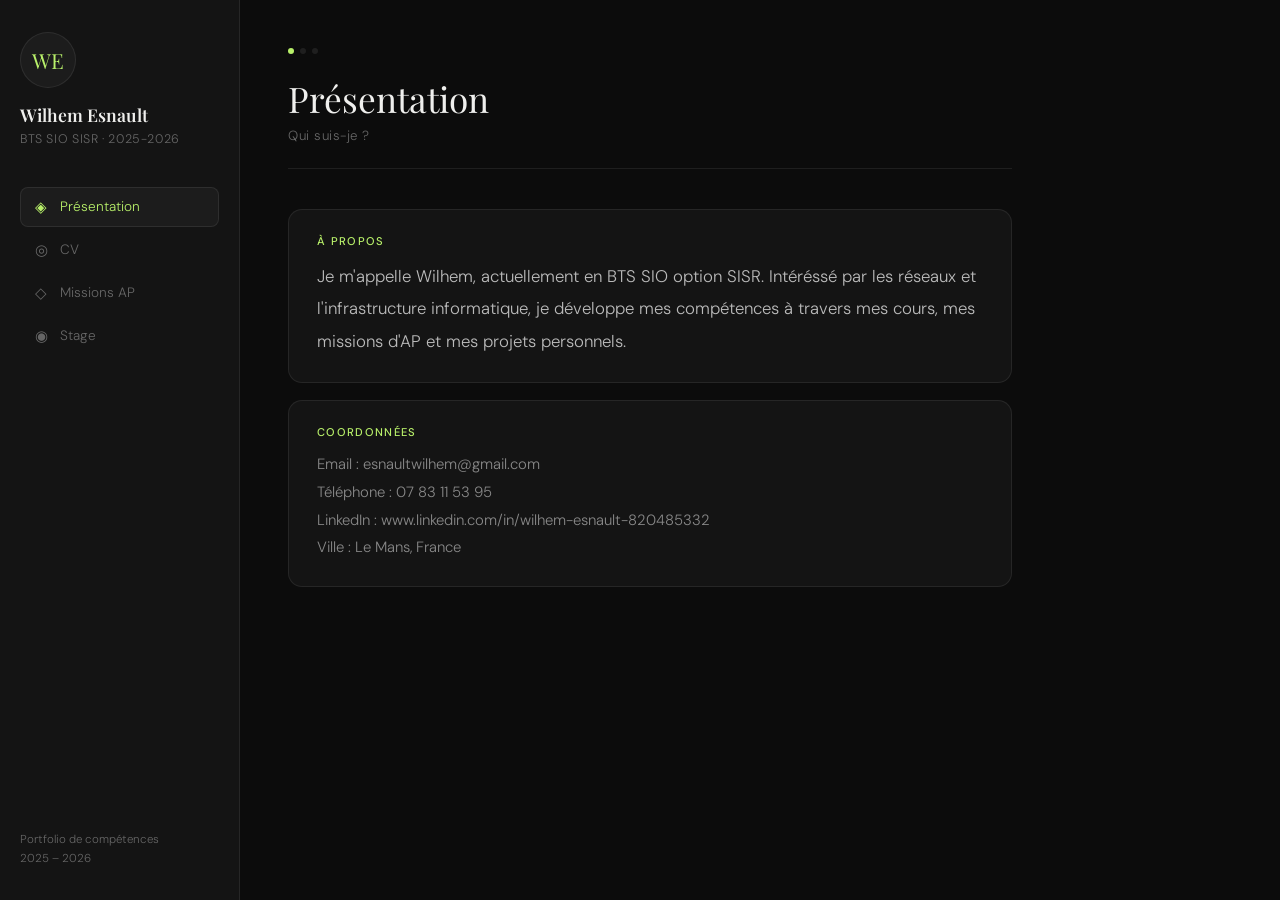
<file: index.html>
<!DOCTYPE html>
<html lang="fr">
<head>
  <meta charset="UTF-8" />
  <meta name="viewport" content="width=device-width, initial-scale=1.0" />
  <title>Portfolio — Présentation</title>
  <link href="https://fonts.googleapis.com/css2?family=Playfair+Display:ital,wght@0,400;0,600;1,400&family=DM+Sans:wght@300;400;500&display=swap" rel="stylesheet" />
  <link rel="stylesheet" href="style.css" />
</head>
<body>

<aside>
  <div class="avatar">WE</div>
  <div class="sidebar-name"></div>
  <div class="sidebar-role"></div>

  <nav>
    <a href="index.html" class="active"><span class="icon">◈</span> Présentation</a>
    <a href="cv.html"><span class="icon">◎</span> CV</a>
    <a href="missions.html"><span class="icon">◇</span> Missions AP</a>
    <a href="stage.html"><span class="icon">◉</span> Stage</a>
  </nav>

  <div class="sidebar-footer">
    Portfolio de compétences<br>
    <!-- MODIFIE : ton année scolaire -->
    2025 – 2026
  </div>
</aside>

<main>
  <div class="page-header">
    <div class="dot-row"><div class="dot accent"></div><div class="dot"></div><div class="dot"></div></div>
    <h2>Présentation</h2>
    <p>Qui suis-je ?</p>
  </div>

  <div class="card">
    <div class="card-label">À propos</div>
    <div class="card-body">
      <!-- ══ MODIFIE : ta présentation personnelle ══ -->
      <p class="intro-text">
        Je m'appelle Wilhem, actuellement en BTS SIO option SISR.
      Intéréssé par les réseaux et l'infrastructure informatique,
      je développe mes compétences à travers mes cours, mes missions
      d'AP et mes projets personnels.
      </p>
    </div>
  </div>

  <div class="card">
    <div class="card-label">Coordonnées</div>
    <div class="card-body">
      <!-- ══ MODIFIE : tes infos de contact ══ -->
      Email : esnaultwilhem@gmail.com<br>
      Téléphone : 07 83 11 53 95<br>
      LinkedIn : www.linkedin.com/in/wilhem-esnault-820485332<br>
      Ville : Le Mans, France
    </div>
  </div>
</main>

<script src="script.js"></script>
</body>
</html>
</file>
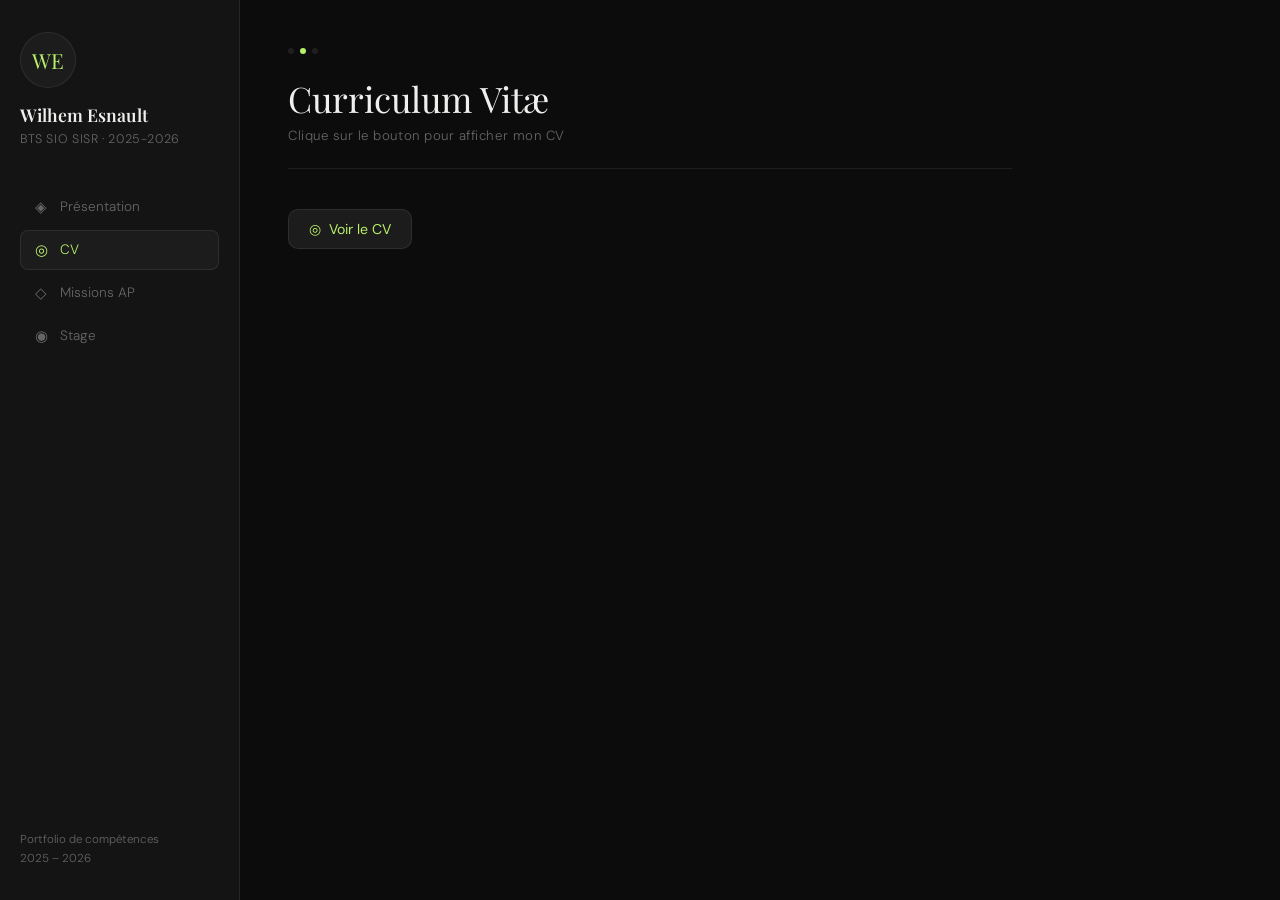
<file: cv.html>
<!DOCTYPE html>
<html lang="fr">
<head>
  <meta charset="UTF-8" />
  <meta name="viewport" content="width=device-width, initial-scale=1.0" />
  <title>Portfolio — CV</title>
  <link href="https://fonts.googleapis.com/css2?family=Playfair+Display:ital,wght@0,400;0,600;1,400&family=DM+Sans:wght@300;400;500&display=swap" rel="stylesheet" />
  <link rel="stylesheet" href="style.css" />
</head>
<body>

<aside>
  <div class="avatar">WE</div><!-- MODIFIE : tes initiales -->
  <div class="sidebar-name"></div>
  <div class="sidebar-role"></div>

  <nav>
    <a href="index.html"><span class="icon">◈</span> Présentation</a>
    <a href="cv.html" class="active"><span class="icon">◎</span> CV</a>
    <a href="missions.html"><span class="icon">◇</span> Missions AP</a>
    <a href="stage.html"><span class="icon">◉</span> Stage</a>
  </nav>

  <div class="sidebar-footer">
    Portfolio de compétences<br>
    2025 – 2026
  </div>
</aside>

<main>
  <div class="page-header">
    <div class="dot-row"><div class="dot"></div><div class="dot accent"></div><div class="dot"></div></div>
    <h2>Curriculum Vitæ</h2>
    <p>Clique sur le bouton pour afficher mon CV</p>
  </div>

  <button class="cv-btn" onclick="openCV()">
    <span class="icon">◎</span> Voir le CV
  </button>
</main>

<!-- OVERLAY CV -->
<div class="cv-overlay" id="cv-overlay">
  <div class="cv-overlay-inner">
    <button class="cv-overlay-close" onclick="closeCV()">✕</button>

    <!-- ══ MODIFIE : remplace "cv.png" par le nom de ton fichier image ══ -->
    <img class="cv-image" src="IMG/CV_ESNAULT_Wilhem.png" alt="Mon CV"
         onerror="this.style.display='none'; document.getElementById('cv-placeholder').style.display='flex';" />

    <div class="cv-image-placeholder" id="cv-placeholder" style="display:none;">
      <span class="big">◎</span>
      Place ton fichier CV ici<br>
      <small>Renomme ton image en <strong>cv.png</strong> et mets-la dans le dossier PortFolio</small>
    </div>
  </div>
</div>

<script src="script.js"></script>
</body>
</html>
</file>
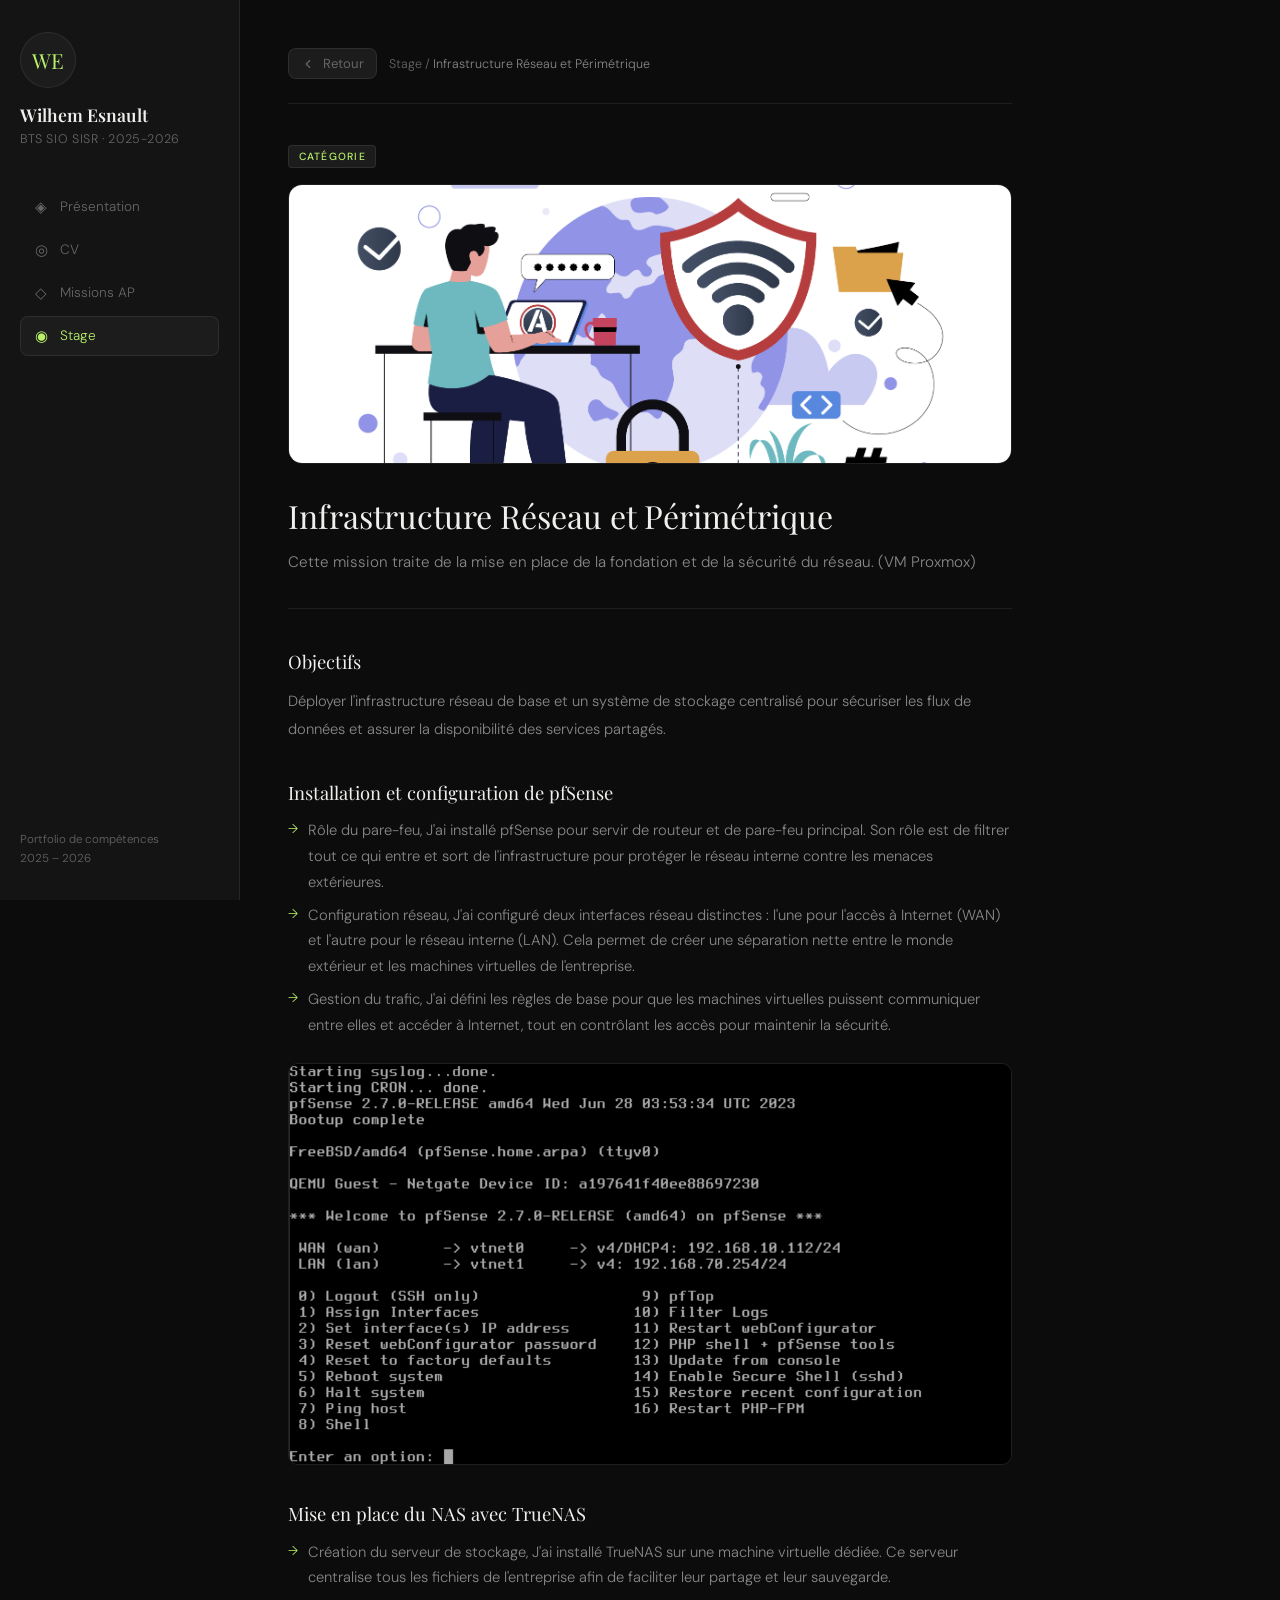
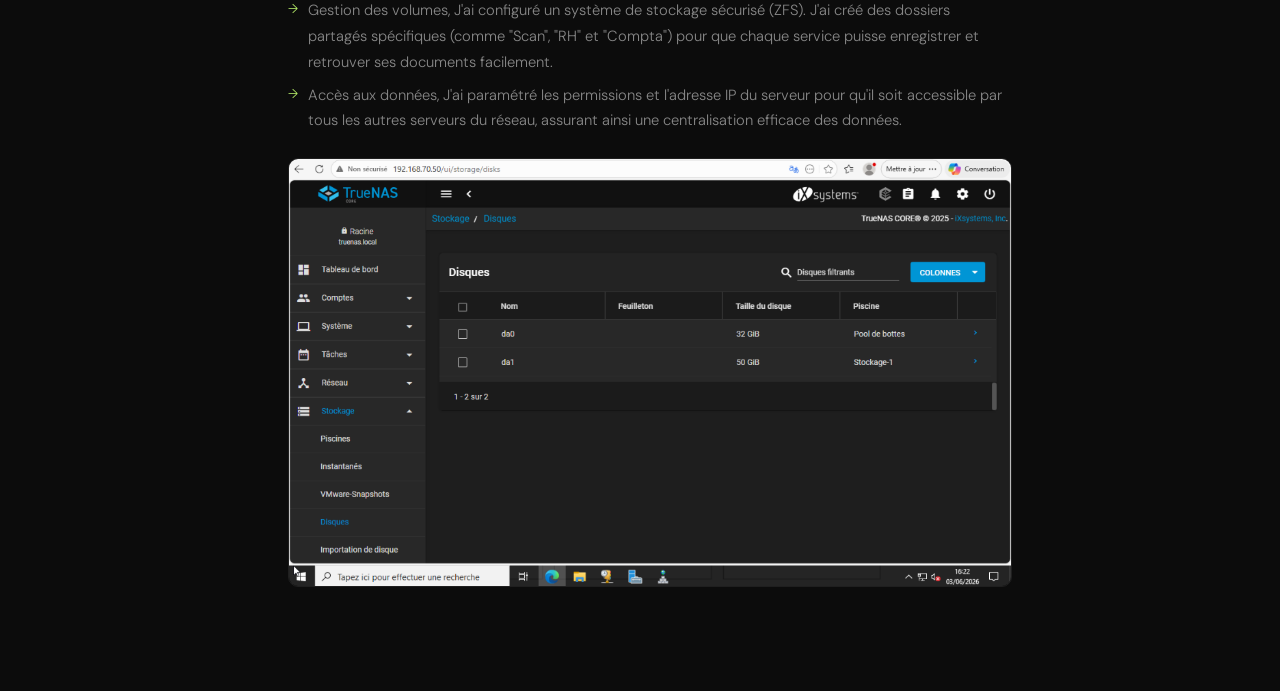
<file: mission.html>
<!DOCTYPE html>
<html lang="fr">
<head>
  <meta charset="UTF-8" />
  <meta name="viewport" content="width=device-width, initial-scale=1.0" />
  <title>Mission — Portfolio</title>
  <link href="https://fonts.googleapis.com/css2?family=Playfair+Display:ital,wght@0,400;0,600;1,400&family=DM+Sans:wght@300;400;500&display=swap" rel="stylesheet" />
  <link rel="stylesheet" href="style.css" />
  <style>
    /* ── PAGE MISSION : styles additionnels ── */

    /* On réutilise la sidebar du site, même structure que les autres pages */

    .mission-top-bar {
      display: flex;
      align-items: center;
      gap: 0.75rem;
      margin-bottom: 2.5rem;
      padding-bottom: 1.5rem;
      border-bottom: 1px solid var(--border);
    }

    .mission-back-btn {
      display: inline-flex;
      align-items: center;
      gap: 0.5rem;
      color: var(--muted);
      text-decoration: none;
      font-size: 0.82rem;
      font-weight: 400;
      padding: 6px 12px;
      border: 1px solid var(--border);
      border-radius: 8px;
      background: var(--bg3);
      transition: all 0.2s;
    }
    .mission-back-btn:hover { color: var(--text); border-color: rgba(255,255,255,0.18); }
    .mission-back-btn svg { width: 14px; height: 14px; flex-shrink: 0; }

    .mission-breadcrumb {
      font-size: 0.78rem;
      color: var(--muted);
    }
    .mission-breadcrumb span { color: var(--muted2); }

    /* Bannière image */
    .mission-banner {
      width: 100%;
      height: 280px;
      object-fit: cover;
      border-radius: 14px;
      margin-bottom: 2rem;
      border: 1px solid var(--border);
      display: block;
      filter: grayscale(20%);
    }

    .mission-banner-placeholder {
      width: 100%;
      height: 200px;
      background: var(--bg3);
      border-radius: 14px;
      margin-bottom: 2rem;
      display: flex;
      align-items: center;
      justify-content: center;
      font-size: 3.5rem;
      border: 1px solid var(--border);
    }

    /* Tag */
    .mission-tag-header {
      display: inline-block;
      font-size: 0.65rem;
      font-weight: 500;
      letter-spacing: 0.12em;
      text-transform: uppercase;
      color: var(--accent);
      background: var(--bg3);
      border: 1px solid var(--border);
      border-radius: 4px;
      padding: 0.25rem 0.6rem;
      margin-bottom: 1rem;
    }

    /* Titre principal */
    .mission-title {
      font-family: 'Playfair Display', serif;
      font-size: 2rem;
      font-weight: 400;
      color: var(--text);
      line-height: 1.25;
      margin-bottom: 0.75rem;
    }

    /* Intro */
    .mission-intro {
      font-size: 0.95rem;
      color: var(--muted2);
      line-height: 1.85;
      margin-bottom: 2.5rem;
      padding-bottom: 2rem;
      border-bottom: 1px solid var(--border);
    }

    /* ── BLOCS DE CONTENU ── */

    .m-section-title {
      font-family: 'Playfair Display', serif;
      font-size: 1.15rem;
      font-weight: 400;
      color: var(--text);
      margin-bottom: 0.85rem;
      margin-top: 2.25rem;
    }

    .m-text {
      font-size: 0.92rem;
      color: var(--muted2);
      line-height: 1.9;
      margin-bottom: 1.25rem;
    }

    .m-img {
      width: 100%;
      border-radius: 10px;
      margin-bottom: 1.5rem;
      border: 1px solid var(--border);
      display: block;
    }

    .m-list {
      list-style: none;
      padding: 0;
      margin-bottom: 1.5rem;
    }
    .m-list li {
      font-size: 0.92rem;
      color: var(--muted2);
      line-height: 1.75;
      padding-left: 1.25rem;
      position: relative;
      margin-bottom: 0.45rem;
    }
    .m-list li::before {
      content: '→';
      position: absolute;
      left: 0;
      color: var(--accent);
      font-size: 0.82rem;
    }

    .m-callout {
      background: var(--bg2);
      border: 1px solid var(--border);
      border-left: 3px solid var(--accent);
      border-radius: 0 10px 10px 0;
      padding: 1rem 1.25rem;
      margin-bottom: 1.5rem;
      font-size: 0.88rem;
      color: var(--muted2);
      line-height: 1.75;
    }

    .m-sep {
      border: none;
      border-top: 1px solid var(--border);
      margin: 2.5rem 0;
    }

    /* Animation d'entrée */
    .mission-content {
      animation: pageIn 0.35s cubic-bezier(0.22, 1, 0.36, 1) both;
    }
  </style>
</head>
<body>

<aside>
  <div class="avatar">WE</div>
  <div class="sidebar-name"></div>
  <div class="sidebar-role"></div>

  <nav>
    <a href="index.html"><span class="icon">◈</span> Présentation</a>
    <a href="cv.html"><span class="icon">◎</span> CV</a>
    <a href="missions.html"><span class="icon">◇</span> Missions AP</a>
    <a href="stage.html" class="active"><span class="icon">◉</span> Stage</a>
  </nav>

  <div class="sidebar-footer">
    Portfolio de compétences<br>
    2025 – 2026
  </div>
</aside>

<main>

  <!-- BARRE RETOUR -->
  <div class="mission-top-bar">
    <a href="stage.html" class="mission-back-btn">
      <svg viewBox="0 0 24 24" fill="none" stroke="currentColor" stroke-width="2" stroke-linecap="round" stroke-linejoin="round">
        <polyline points="15 18 9 12 15 6"/>
      </svg>
      Retour
    </a>
    <div class="mission-breadcrumb">Stage / <span id="page-breadcrumb">Mission</span></div>
  </div>

  <!-- ══════════════════════════════════════
       MISSION 1 — Infrastructure Réseau
  ══════════════════════════════════════ -->
  <div class="mission-content" id="mission-s1" style="display:none">
    <span class="mission-tag-header">Catégorie</span>
    <img class="mission-banner" src="IMG/Infrastructure Réseau et Périmétrique.png" alt="Infrastructure Réseau">
    <h1 class="mission-title">Infrastructure Réseau et Périmétrique</h1>
    <p class="mission-intro">Cette mission traite de la mise en place de la fondation et de la sécurité du réseau. (VM Proxmox)</p>

    <h2 class="m-section-title">Objectifs</h2>
    <p class="m-text">Déployer l'infrastructure réseau de base et un système de stockage centralisé pour sécuriser les flux de données et assurer la disponibilité des services partagés.</p>

    <h2 class="m-section-title">Installation et configuration de pfSense</h2>
    <ul class="m-list">
      <li>Rôle du pare-feu, J'ai installé pfSense pour servir de routeur et de pare-feu principal. Son rôle est de filtrer tout ce qui entre et sort de l'infrastructure pour protéger le réseau interne contre les menaces extérieures.</li>
      <li>Configuration réseau, J'ai configuré deux interfaces réseau distinctes : l'une pour l'accès à Internet (WAN) et l'autre pour le réseau interne (LAN). Cela permet de créer une séparation nette entre le monde extérieur et les machines virtuelles de l'entreprise.</li>
      <li>Gestion du trafic, J'ai défini les règles de base pour que les machines virtuelles puissent communiquer entre elles et accéder à Internet, tout en contrôlant les accès pour maintenir la sécurité.</li>
    </ul>

    <img class="m-img" src="IMG/PfSense.png" alt="Description">

    <h2 class="m-section-title">Mise en place du NAS avec TrueNAS</h2>
    <ul class="m-list">
      <li>Création du serveur de stockage, J'ai installé TrueNAS sur une machine virtuelle dédiée. Ce serveur centralise tous les fichiers de l'entreprise afin de faciliter leur partage et leur sauvegarde.</li>
      <li>Gestion des volumes, J'ai configuré un système de stockage sécurisé (ZFS). J'ai créé des dossiers partagés spécifiques (comme "Scan", "RH" et "Compta") pour que chaque service puisse enregistrer et retrouver ses documents facilement.</li>
      <li>Accès aux données, J'ai paramétré les permissions et l'adresse IP du serveur pour qu'il soit accessible par tous les autres serveurs du réseau, assurant ainsi une centralisation efficace des données.</li>
    </ul>

    <img class="m-img" src="IMG/TrueNAS.png" alt="Description">
  </div>

  <!-- ══════════════════════════════════════
       MISSION 2 — Active Directory
  ══════════════════════════════════════ -->
  <div class="mission-content" id="mission-s2" style="display:none">
    <span class="mission-tag-header">Catégorie</span>
    <img class="mission-banner" src="IMG/Services d'Annuaire et Gestion des Identités (Active Directory).png" alt="Active Directory">
    <h1 class="mission-title">Services d'Annuaire et Gestion des Identités (Active Directory)</h1>
    <p class="mission-intro">Cette mission se concentre sur l'administration système et la gestion du parc utilisateur. (VM Proxmox)</p>

    <h2 class="m-section-title">Objectifs</h2>
    <p class="m-text">Mettre en place une architecture centralisée pour gérer les comptes des utilisateurs, sécuriser leurs postes de travail et automatiser l'accès aux ressources partagées de l'entreprise.</p>

    <h2 class="m-section-title">Installation et réplication de l'Active Directory</h2>
    <ul class="m-list">
      <li>Création du domaine, J'ai installé le rôle "Active Directory" sur un serveur Windows pour créer le cœur de l'annuaire. Cela me permet de gérer tous les utilisateurs et les ordinateurs depuis un seul point de contrôle.</li>
      <li>Haute disponibilité, Pour éviter toute panne, j'ai installé un second serveur Windows que j'ai ajouté au domaine. J'ai configuré la réplication pour que les deux serveurs possèdent exactement les mêmes informations. Si l'un des deux tombe en panne, le second prend automatiquement le relais sans interrompre le travail des utilisateurs.</li>
    </ul>

    <img class="m-img" src="IMG/AD.png" alt="Description">

    <h2 class="m-section-title">Configuration des services DHCP et DNS</h2>
    <ul class="m-list">
      <li>Gestion des adresses IP (DHCP), J'ai configuré le rôle DHCP sur mes serveurs pour qu'ils distribuent automatiquement les adresses IP aux ordinateurs dès qu'ils se connectent au réseau. J'ai mis en place un système de bascule pour garantir que ce service reste toujours disponible.</li>
      <li>Résolution de noms (DNS), J'ai installé le service DNS pour que les ordinateurs puissent se retrouver entre eux en utilisant des noms simples plutôt que des adresses IP complexes. Comme pour l'Active Directory, j'ai synchronisé ce service entre mes deux serveurs pour assurer la continuité du réseau.</li>
    </ul>

    <img class="m-img" src="IMG/DHCP_DNS.png" alt="Description">

    <h2 class="m-section-title">Déploiement des GPO et gestion des ressources</h2>
    <ul class="m-list">
      <li>Politiques de sécurité (GPO), J'ai créé des "GPO" pour appliquer des règles automatiques sur tous les ordinateurs : imposer un fond d'écran spécifique, limiter l'accès au panneau de configuration, au gestionnaire des tâches, au registre, aux réglages réseau et à PowerShell pour les utilisateurs simples, tout en obligeant le renouvellement régulier du mot de passe pour renforcer la sécurité.</li>
      <li>Accès aux dossiers (Lecteurs réseaux) et outils, J'ai automatisé l'affichage des lecteurs réseaux (Scan, RH, Compta) sur les sessions des utilisateurs grâce aux GPO. En complément, j'ai limité l'usage des ports USB et du Wi-Fi pour les postes fixes, bloqué l'accès au Microsoft Store et arrêté les services inutiles pour rendre les PC plus sûrs.</li>
      <li>Installation de logiciels et verrouillage, J'ai utilisé les GPO pour déployer automatiquement les logiciels sur tous les postes, m'évitant des installations manuelles. J'ai aussi imposé le verrouillage automatique de la session avec mot de passe après inactivité, et j'ai limité les clics droits ainsi que les changements de fond d'écran pour garder une configuration propre.</li>
    </ul>
    
    <img class="m-img" src="IMG/GPO.png" alt="Description">
  </div>

  <!-- ══════════════════════════════════════
       MISSION 3 — Gestion Parc / ITSM
  ══════════════════════════════════════ -->
  <div class="mission-content" id="mission-s3" style="display:none">
    <span class="mission-tag-header">Catégorie</span>
    <img class="mission-banner" src="IMG/Gestion du Parc Informatique et Support (ITSM).png" alt="Gestion Parc">
    <h1 class="mission-title">Gestion du Parc Informatique et Support (ITSM)</h1>
    <p class="mission-intro">Cette mission montre le rôle dans la maintenance et l'organisation du SI. (VM Proxmox)</p>

    <h2 class="m-section-title">Objectifs</h2>
    <p class="m-text">Mise en place d'une solution de gestion de parc et de support technique pour assurer le suivi, l'inventaire et la maintenance proactive des équipements informatiques.</p>

    <h2 class="m-section-title">Installation et configuration de GLPI</h2>
    <ul class="m-list">
      <li>Installation du système serveur, J'ai préparé un serveur sous Linux pour accueillir l'application de gestion. Pour que cela fonctionne, j'ai installé et configuré ce qu'on appelle une "pile logicielle" (LAMP: L= Linux; A= Apache; M= MariaDB; P= PHP ). Concrètement, cela signifie que j'ai installé le serveur Web (pour afficher les pages), la base de données (pour stocker les informations du parc) et le langage PHP (qui permet à l'application de fonctionner).</li>
      <li>Mise en service de GLPI, Une fois le serveur prêt, j'ai installé GLPI dessus. J'ai ensuite configuré l'interface pour qu'elle soit prête à recevoir les inventaires des ordinateurs et les tickets d'incidents signalés par les employés.</li>
    </ul>

    <img class="m-img" src="IMG/GLPI.png" alt="Description">

    <h2 class="m-section-title">Synchronisation avec l'Active Directory</h2>
    <ul class="m-list">
      <li>Connexion entre les serveurs, Pour ne pas avoir à créer manuellement chaque compte utilisateur dans GLPI, j'ai créé une passerelle sécurisée entre le serveur GLPI et l'Active Directory (qui gère déjà tous les comptes de l'entreprise).</li>
      <li>Automatisation, Grâce à cette liaison, le serveur GLPI va chercher automatiquement les noms et informations des utilisateurs dans l'Active Directory. Ainsi, lorsqu'un utilisateur se connecte à GLPI pour faire une demande d'assistance, il utilise directement ses identifiants habituels du domaine.</li>
    </ul>
  
    <img class="m-img" src="IMG/GLPI_AD.png" alt="Description">  
  </div>

  <!-- ══════════════════════════════════════
       MISSION 4 — Supervision / Sauvegarde
  ══════════════════════════════════════ -->
  <div class="mission-content" id="mission-s4" style="display:none">
    <span class="mission-tag-header">Catégorie</span>
    <img class="mission-banner" src="IMG/Supervision, Sauvegarde et Continuité de service.png" alt="Supervision">
    <h1 class="mission-title">Supervision, Sauvegarde et Continuité de service</h1>
    <p class="mission-intro">Cette mission démontre la capacité à maintenir le système opérationnel et sécurisé. (VM Proxmox)</p>

    <h2 class="m-section-title">Objectifs</h2>
    <p class="m-text">Assurer la surveillance en temps réel de l'état de santé du parc informatique, protéger les données de l'entreprise contre toute perte accidentelle.</p>

    <h2 class="m-section-title">Supervision avec Zabbix</h2>
    <ul class="m-list">
      <li>Installation du serveur de surveillance, J'ai mis en place le logiciel Zabbix sur un nouveau serveur Linux pour surveiller l'activité de tout le réseau. Cela permet d'être alerté immédiatement si une machine tombe en panne ou si un disque dur arrive à saturation.</li>
      <li>Déploiement des agents, Pour que le serveur Zabbix puisse "voir" ce qu'il se passe sur les autres machines, j'ai installé des petits programmes appelés "agents Zabbix" sur chaque serveur (Windows et Linux). Ces agents transmettent en permanence des informations au serveur principal, comme l'utilisation du processeur, de la mémoire ou l'espace de stockage disponible.</li>
    </ul>

    <img class="m-img" src="IMG/Zabbix.png" alt="Description">  

    <h2 class="m-section-title">Sauvegarde avec Veeam</h2>
    <ul class="m-list">
      <li>Mise en place de la stratégie de sauvegarde, J'ai dédié une machine virtuelle Windows spécifiquement à l'utilisation du logiciel Veeam. Ce serveur a pour rôle unique de réaliser des copies complètes et de sécurisées toutes les autres machines virtuelles de l'infrastructure.</li>
      <li>Continuité de service, En cas de problème grave sur le réseau ou sur un serveur (panne matérielle, erreur humaine), cette solution me permet de restaurer rapidement les serveurs et les fichiers importants à un état antérieur, évitant ainsi une interruption prolongée de l'activité.</li>
    </ul>

    <img class="m-img" src="IMG/Veeam.png" alt="Description">
    <h2 class="m-section-title">Administration distante et sécurité (SSH)</h2>
    <ul class="m-list">
      <li>Accès sécurisé aux serveurs Linux, Pour administrer mes serveurs Linux sans avoir à être physiquement devant la console, j'ai configuré un service SSH. Cela me permet de me connecter à distance de manière totalement sécurisée et chiffrée pour effectuer des commandes de maintenance ou des mises à jour depuis n'importe quel poste du réseau.</li>
    </ul>

    <img class="m-img" src="IMG/SSH.png" alt="Description">  
  </div>

  <!-- ══════════════════════════════════════
       MISSION 5 — Services Web
  ══════════════════════════════════════ -->
  <div class="mission-content" id="mission-s5" style="display:none">
    <span class="mission-tag-header">Catégorie</span>
    <img class="mission-banner" src="IMG/Services Web et Hébergement.png" alt="Services Web">
    <h1 class="mission-title">Services Web et Hébergement</h1>
    <p class="mission-intro">Installation et configuration de WordPress sur environnement Linux. (VM Proxmox)</p>

    <h2 class="m-section-title">Objectifs</h2>
    <p class="m-text">Mettre en place un serveur Web pour héberger un site vitrine ou une plateforme collaborative, en assurant sa bonne configuration et sa disponibilité au sein du réseau local.</p>

    <h2 class="m-section-title">Installation et configuration de WordPress</h2>
    <ul class="m-list">
      <li>Préparation de l'environnement, Comme pour mon serveur de gestion, j'ai installé sur une machine Linux une pile logicielle (serveur Web, base de données et langage PHP). C'est indispensable pour que le logiciel WordPress puisse "tourner" et afficher des pages web.</li>
      <li>Installation de WordPress, J'ai ensuite installé WordPress, qui est un outil de gestion de contenu. Cela permet de créer facilement des pages, des articles ou des fonctionnalités de site web sans avoir à tout programmer manuellement.</li>
      <li>Configuration du site, J'ai finalisé les réglages du site pour qu'il soit accessible sur le réseau. Cela inclut le paramétrage de la connexion entre le site web et sa base de données, ainsi que la configuration des options de base pour rendre le site fonctionnel.</li>
    </ul>

    <img class="m-img" src="IMG/Wordpress.png" alt="Description">   
  </div>

</main>

<script>
  (function() {
    var params = new URLSearchParams(window.location.search);
    var id = params.get('id') || 's1';
    var el = document.getElementById('mission-' + id);

    var titles = {
      's1': 'Infrastructure Réseau et Périmétrique',
      's2': 'Active Directory',
      's3': 'Gestion du Parc / ITSM',
      's4': 'Supervision & Sauvegarde',
      's5': 'Services Web et Hébergement'
    };

    if (el) {
      el.style.display = 'block';
      document.title = (titles[id] || 'Mission') + ' — Portfolio';
      document.getElementById('page-breadcrumb').textContent = titles[id] || 'Mission';
    } else {
      var fallback = document.getElementById('mission-s1');
      if (fallback) fallback.style.display = 'block';
    }
  })();
</script>
<script src="script.js"></script>
</body>
</html>
</file>
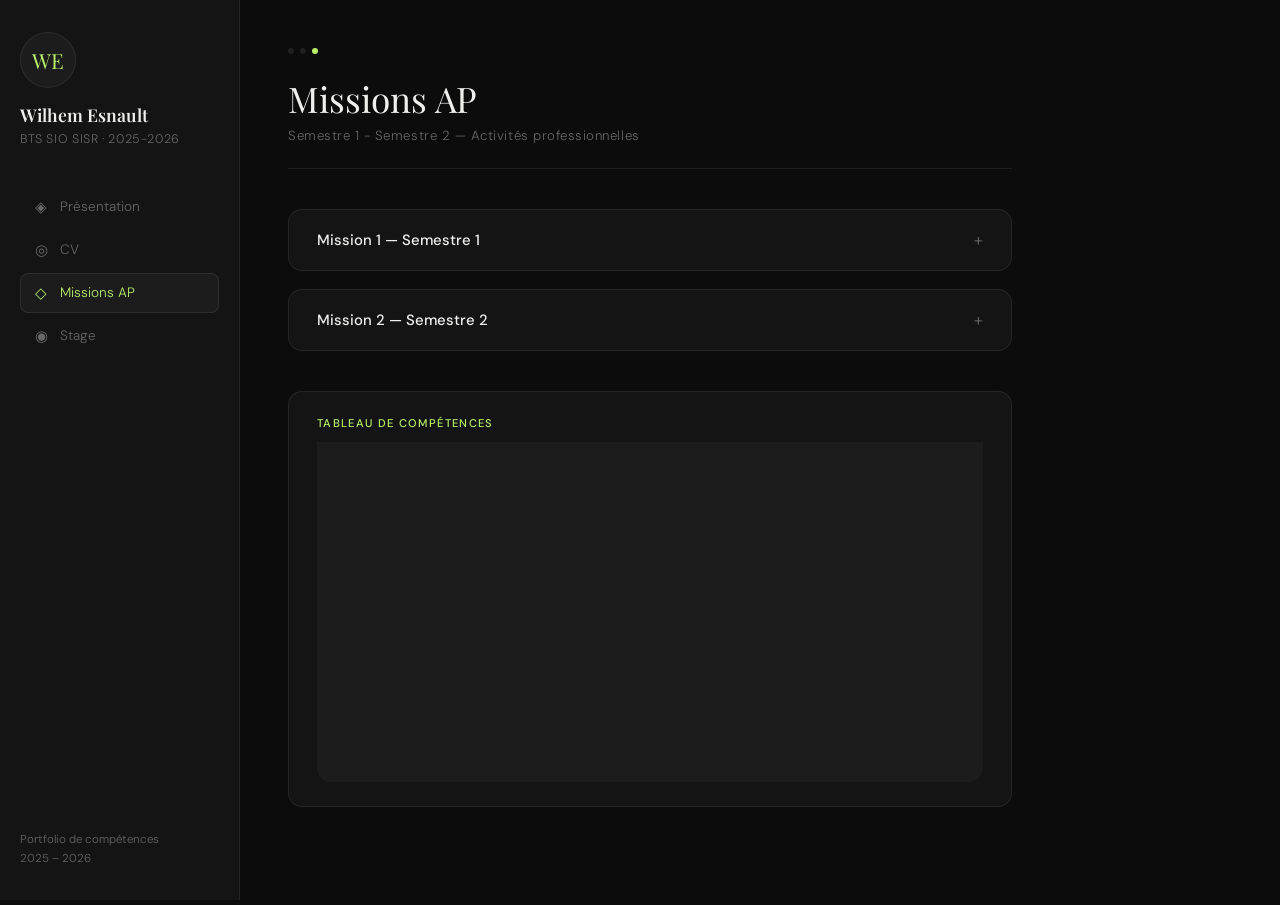
<file: missions.html>
<!DOCTYPE html>
<html lang="fr">
<head>
  <meta charset="UTF-8" />
  <meta name="viewport" content="width=device-width, initial-scale=1.0" />
  <title>Portfolio — Missions AP</title>
  <link href="https://fonts.googleapis.com/css2?family=Playfair+Display:ital,wght@0,400;0,600;1,400&family=DM+Sans:wght@300;400;500&display=swap" rel="stylesheet" />
  <link rel="stylesheet" href="style.css" />
  <style>
    /* ── Thumbnail tableau ── */
    .tableau-preview {
      position: relative;
      width: 100%;
      border-radius: 0 0 12px 12px;
      overflow: hidden;
      background: var(--bg3);
      cursor: pointer;
    }

    .tableau-preview iframe {
      width: 100%;
      height: 340px;
      border: none;
      display: block;
      pointer-events: none;
      filter: brightness(0.92);
      transition: filter 0.3s;
    }

    .tableau-preview:hover iframe { filter: brightness(1); }

    .tableau-overlay-btn {
      position: absolute;
      inset: 0;
      display: flex;
      flex-direction: column;
      align-items: center;
      justify-content: center;
      gap: 0.5rem;
      background: rgba(0,0,0,0.45);
      opacity: 0;
      transition: opacity 0.25s;
    }

    .tableau-preview:hover .tableau-overlay-btn { opacity: 1; }

    .tableau-overlay-btn span.eye {
      font-size: 2rem;
      line-height: 1;
    }

    .tableau-overlay-btn span.label {
      font-size: 0.88rem;
      font-weight: 500;
      color: var(--text);
      letter-spacing: 0.03em;
    }

    /* ── Modale tableau plein écran ── */
    .tableau-modal {
      display: none;
      position: fixed;
      inset: 0;
      background: rgba(0,0,0,0.92);
      z-index: 300;
      align-items: stretch;
      justify-content: stretch;
      flex-direction: column;
    }

    .tableau-modal.open { display: flex; }

    .tableau-modal-header {
      flex-shrink: 0;
      display: flex;
      align-items: center;
      justify-content: space-between;
      padding: 1rem 1.5rem;
      background: var(--bg2);
      border-bottom: 1px solid var(--border);
    }

    .tableau-modal-title {
      display: flex;
      flex-direction: column;
      gap: 2px;
    }

    .tableau-modal-title strong {
      font-family: 'Playfair Display', serif;
      font-size: 1.05rem;
      font-weight: 400;
      color: var(--text);
    }

    .tableau-modal-title span {
      font-size: 0.72rem;
      color: var(--muted);
      letter-spacing: 0.06em;
      text-transform: uppercase;
    }

    .tableau-modal-actions {
      display: flex;
      align-items: center;
      gap: 0.75rem;
    }

    .tableau-modal-dl {
      display: inline-flex;
      align-items: center;
      gap: 6px;
      padding: 7px 14px;
      background: var(--bg3);
      border: 1px solid var(--border);
      border-radius: 8px;
      color: var(--accent);
      font-size: 0.8rem;
      text-decoration: none;
      transition: border-color 0.2s;
    }

    .tableau-modal-dl:hover { border-color: rgba(255,255,255,0.2); }

    .tableau-modal-close {
      width: 34px; height: 34px;
      border-radius: 50%;
      background: var(--bg3);
      border: 1px solid var(--border);
      color: var(--muted);
      font-size: 1.1rem;
      cursor: pointer;
      display: flex; align-items: center; justify-content: center;
      transition: color 0.2s, background 0.2s;
      line-height: 1;
    }

    .tableau-modal-close:hover { color: var(--text); background: var(--bg2); }

    .tableau-modal iframe {
      flex: 1;
      width: 100%;
      border: none;
      display: block;
    }
  </style>
</head>
<body>

<aside>
  <div class="avatar">WE</div>
  <div class="sidebar-name"></div>
  <div class="sidebar-role"></div>

  <nav>
    <a href="index.html"><span class="icon">◈</span> Présentation</a>
    <a href="cv.html"><span class="icon">◎</span> CV</a>
    <a href="missions.html" class="active"><span class="icon">◇</span> Missions AP</a>
    <a href="stage.html"><span class="icon">◉</span> Stage</a>
  </nav>

  <div class="sidebar-footer">
    Portfolio de compétences<br>
    2025 – 2026
  </div>
</aside>

<main>
  <div class="page-header">
    <div class="dot-row"><div class="dot"></div><div class="dot"></div><div class="dot accent"></div></div>
    <h2>Missions AP</h2>
    <p>Semestre 1 - Semestre 2 — Activités professionnelles</p>
  </div>

  <!-- ══ MISSIONS ACCORDÉON ══ -->

  <div class="mission-card" onclick="toggleMission(this)">
    <div class="mission-header">
      <h3>Mission 1 — Semestre 1</h3>
      <span class="mission-toggle">+</span>
    </div>
    <div class="mission-body">
      <p>
      Dans le cadre du contexte M2L (Maison des Ligues de Lorraine),
      j'ai analysé l'infrastructure réseau d'un site composé de quatre
      bâtiments hébergeant des ligues sportives régionales. Cette mission
      m'a permis d'étudier l'organisation des baies de brassage, le câblage
      réseau (catégorie 5 et 6), les équipements actifs (commutateurs, routeur)
      ainsi que les services proposés aux utilisateurs : accès Internet mutualisé,
      réseau Wifi, téléphonie IP, serveurs (DHCP, fichiers, impression, antiviral, NAS).  
      </p>
    </div>
  </div>

  <div class="mission-card" onclick="toggleMission(this)">
    <div class="mission-header">
      <h3>Mission 2 — Semestre 2</h3>
      <span class="mission-toggle">+</span>
    </div>
    <div class="mission-body">
      <p>
      Dans le cadre du projet d'infrastructure Livresk, j'ai créé et configuré
      deux machines virtuelles sur l'hyperviseur vCenter : un serveur GLPI sous
      Debian 11 et un serveur Annuaire sous Windows Server 2016. Chaque VM a été
      paramétrée avec une adresse IP fixe, un masque de sous-réseau et une
      passerelle par défaut selon le plan d'adressage défini en Mission 1.
      J'ai vérifié la connectivité entre les machines ainsi que l'accès à Internet
      et la résolution DNS, garantissant le bon fonctionnement de la communication
      TCP/IP au sein du sous-réseau serveur.
    </p>
    </div>
  </div>

  <!-- ══ TABLEAU DE COMPÉTENCES ══ -->
  <div class="card" style="margin-top: 2.5rem;">
    <div class="card-label">Tableau de compétences</div>
    <div class="card-body" style="padding: 0; overflow: hidden; border-radius: 0 0 14px 14px;">

      <!-- Aperçu cliquable -->
      <div class="tableau-preview" onclick="openTableau()">
        <iframe
          src="tableau-competences.pdf"
          title="Aperçu tableau de compétences"
          scrolling="no">
        </iframe>
        <div class="tableau-overlay-btn">
          <span class="eye">👁</span>
          <span class="label">Afficher en grand</span>
        </div>
      </div>

    </div>
  </div>

</main>

<!-- ══ MODALE TABLEAU PLEIN ÉCRAN ══ -->
<div class="tableau-modal" id="tableau-modal">
  <div class="tableau-modal-header">
    <div class="tableau-modal-title">
      <strong>Tableau de synthèse E5</strong>
      <span>BTS SIO · SESSION 2025</span>
    </div>
    <div class="tableau-modal-actions">
      <a href="tableau-competences.pdf" download class="tableau-modal-dl">
        ↓ Télécharger
      </a>
      <button class="tableau-modal-close" onclick="closeTableau()">✕</button>
    </div>
  </div>
  <iframe
    src="tableau-competences.pdf"
    title="Tableau de compétences BTS SIO">
  </iframe>
</div>

<script src="script.js"></script>
<script>
  function openTableau() {
    document.getElementById('tableau-modal').classList.add('open');
    document.body.style.overflow = 'hidden';
  }

  function closeTableau() {
    document.getElementById('tableau-modal').classList.remove('open');
    document.body.style.overflow = '';
  }

  document.addEventListener('keydown', function(e) {
    if (e.key === 'Escape') closeTableau();
  });
</script>
</body>
</html>
</file>
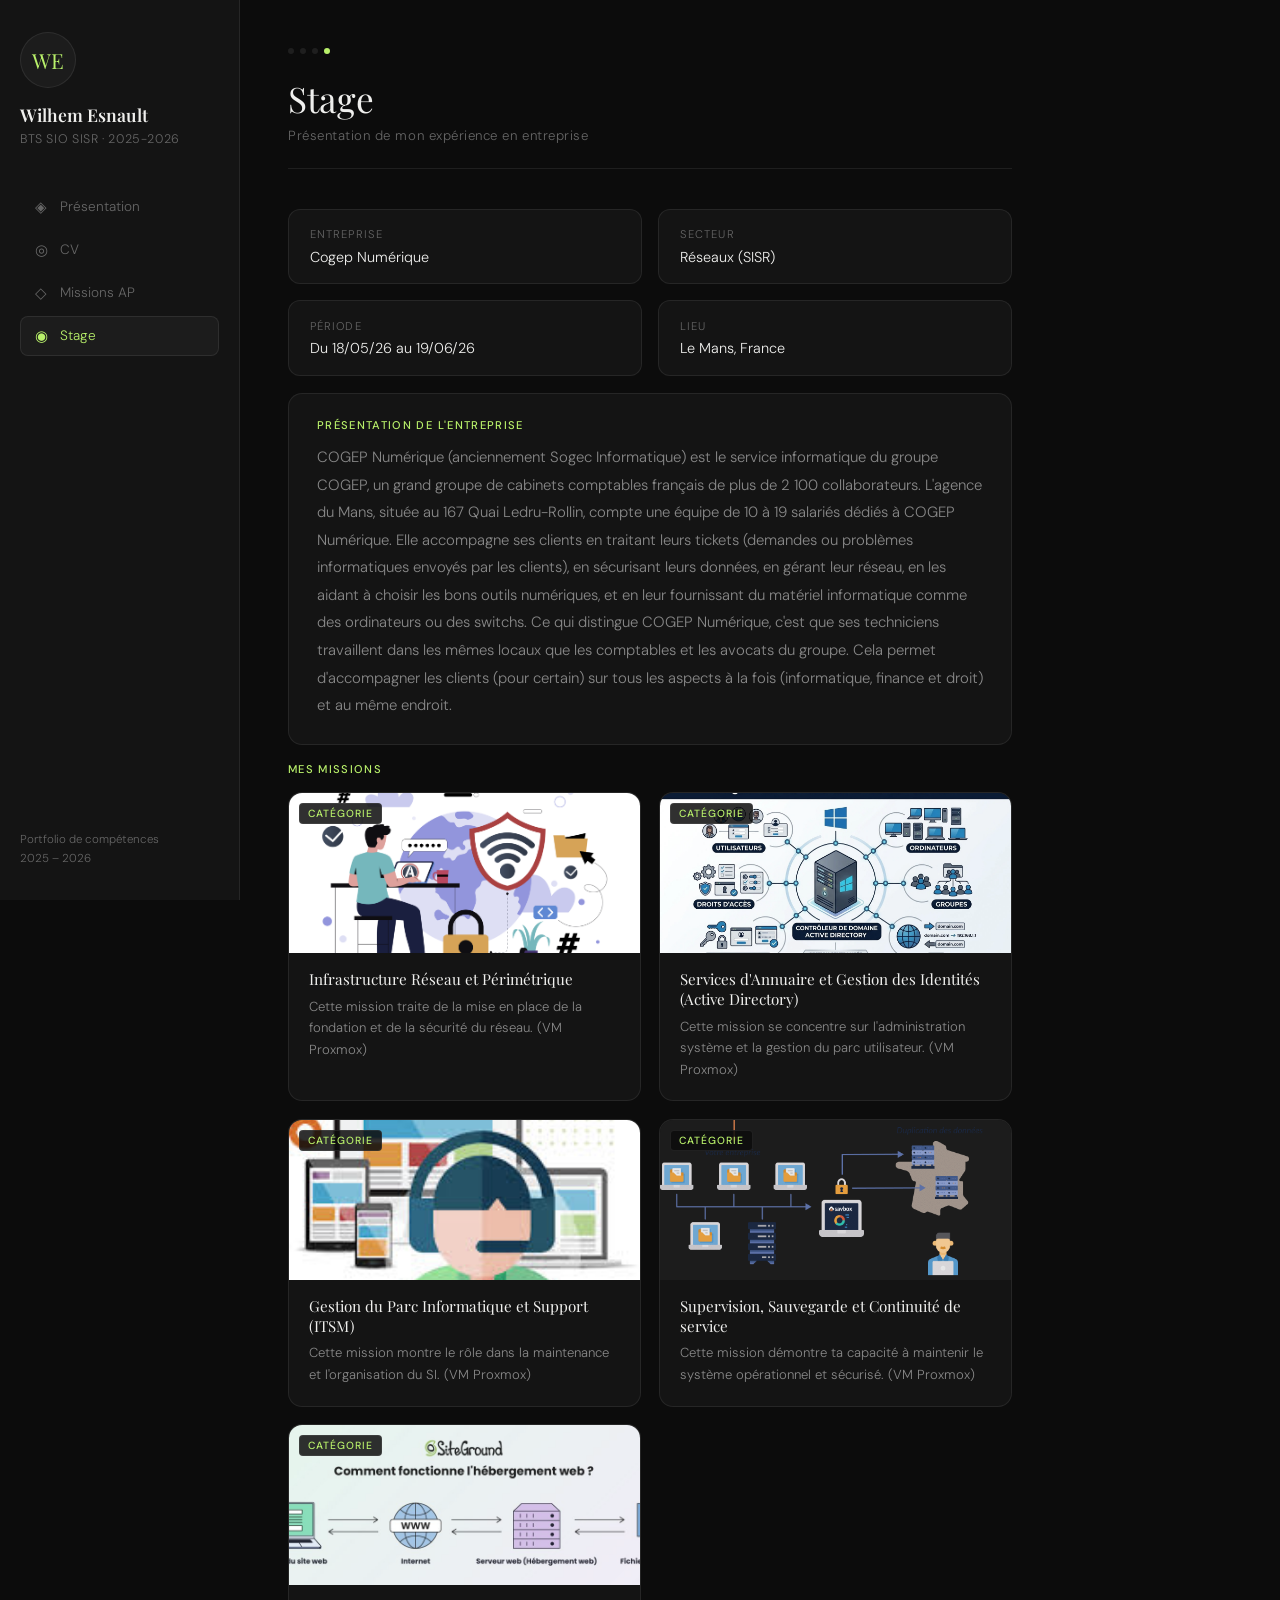
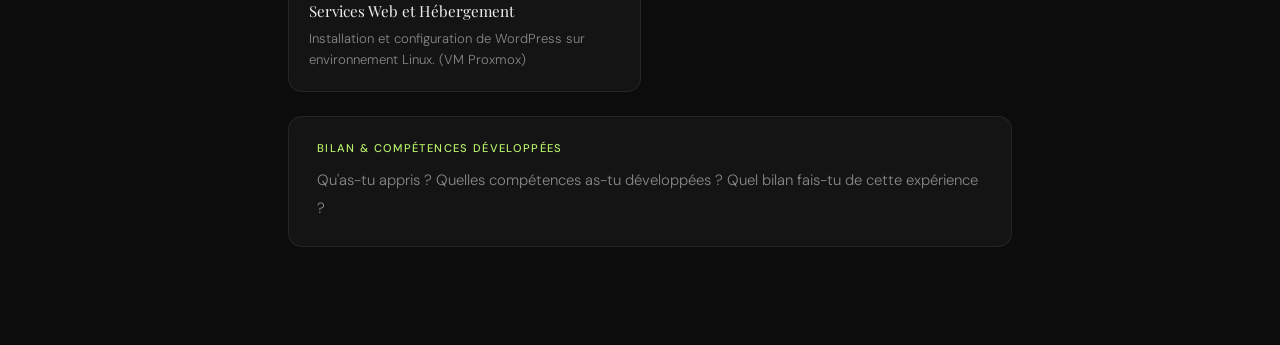
<file: stage.html>
<!DOCTYPE html>
<html lang="fr">
<head>
  <meta charset="UTF-8" />
  <meta name="viewport" content="width=device-width, initial-scale=1.0" />
  <title>Portfolio — Stage</title>
  <link href="https://fonts.googleapis.com/css2?family=Playfair+Display:ital,wght@0,400;0,600;1,400&family=DM+Sans:wght@300;400;500&display=swap" rel="stylesheet" />
  <link rel="stylesheet" href="style.css" />
</head>
<body>

<aside>
  <div class="avatar">WE</div>
  <div class="sidebar-name"></div>
  <div class="sidebar-role"></div>

  <nav>
    <a href="index.html"><span class="icon">◈</span> Présentation</a>
    <a href="cv.html"><span class="icon">◎</span> CV</a>
    <a href="missions.html"><span class="icon">◇</span> Missions AP</a>
    <a href="stage.html" class="active"><span class="icon">◉</span> Stage</a>
  </nav>

  <div class="sidebar-footer">
    Portfolio de compétences<br>
    2025 – 2026
  </div>
</aside>

<main>
  <div class="page-header">
    <div class="dot-row"><div class="dot"></div><div class="dot"></div><div class="dot"></div><div class="dot accent"></div></div>
    <h2>Stage</h2>
    <p>Présentation de mon expérience en entreprise</p>
  </div>

  <div class="stage-grid">
    <div class="stage-meta-card">
      <div class="label">Entreprise</div>
      <div class="value">Cogep Numérique</div>
    </div>
    <div class="stage-meta-card">
      <div class="label">Secteur</div>
      <div class="value">Réseaux (SISR)</div>
    </div>
    <div class="stage-meta-card">
      <div class="label">Période</div>
      <div class="value">Du 18/05/26 au 19/06/26</div>
    </div>
    <div class="stage-meta-card">
      <div class="label">Lieu</div>
      <div class="value">Le Mans, France</div>
    </div>
  </div>

  <div class="card">
    <div class="card-label">Présentation de l'entreprise</div>
    <div class="card-body">
          COGEP Numérique (anciennement Sogec Informatique) est le service informatique du groupe COGEP, un grand groupe de cabinets comptables français de plus de 2 100 collaborateurs. L'agence du Mans, située au 167 Quai Ledru-Rollin, compte une équipe de 10 à 19 salariés dédiés à COGEP Numérique.
          Elle accompagne ses clients en traitant leurs tickets (demandes ou problèmes informatiques envoyés par les clients), en sécurisant leurs données, en gérant leur réseau, en les aidant à choisir les bons outils numériques, et en leur fournissant du matériel informatique comme des ordinateurs ou des switchs.
          Ce qui distingue COGEP Numérique, c'est que ses techniciens travaillent dans les mêmes locaux que les comptables et les avocats du groupe. Cela permet d'accompagner les clients (pour certain) sur tous les aspects à la fois (informatique, finance et droit) et au même endroit.
    </div>
  </div>

  <!-- ══ GRILLE DE MISSIONS ══ -->
  <div class="card-label" style="font-size:0.7rem;letter-spacing:0.12em;text-transform:uppercase;color:var(--accent);font-weight:500;margin-bottom:1rem;">Mes missions</div>
  <div class="projects-grid">

    <a class="project-card" href="mission.html?id=s1" style="text-decoration:none;color:inherit;">
      <div class="project-thumb">
        <span class="project-tag">CATÉGORIE</span>
        <img src="IMG/Infrastructure Réseau et Périmétrique.png" alt="Mission 1">
        <div class="project-thumb-placeholder">📁</div>
      </div>
      <div class="project-info">
        <h4>Infrastructure Réseau et Périmétrique</h4>
        <p>Cette mission traite de la mise en place de la fondation et de la sécurité du réseau. (VM Proxmox)</p>
      </div>
    </a>

    <a class="project-card" href="mission.html?id=s2" style="text-decoration:none;color:inherit;">
      <div class="project-thumb">
        <span class="project-tag">CATÉGORIE</span>
        <img src="IMG/Services d'Annuaire et Gestion des Identités (Active Directory).png" alt="Mission 2">
        <div class="project-thumb-placeholder">📁</div>
      </div>
      <div class="project-info">
        <h4>Services d'Annuaire et Gestion des Identités (Active Directory)</h4>
        <p>Cette mission se concentre sur l'administration système et la gestion du parc utilisateur. (VM Proxmox)</p>
      </div>
    </a>

    <a class="project-card" href="mission.html?id=s3" style="text-decoration:none;color:inherit;">
      <div class="project-thumb">
        <span class="project-tag">CATÉGORIE</span>
        <img src="IMG/Gestion du Parc Informatique et Support (ITSM).png" alt="Mission 3">
        <div class="project-thumb-placeholder">📁</div>
      </div>
      <div class="project-info">
        <h4>Gestion du Parc Informatique et Support (ITSM)</h4>
        <p>Cette mission montre le rôle dans la maintenance et l'organisation du SI. (VM Proxmox)</p>
      </div>
    </a>

    <a class="project-card" href="mission.html?id=s4" style="text-decoration:none;color:inherit;">
      <div class="project-thumb">
        <span class="project-tag">CATÉGORIE</span>
        <img src="IMG/Supervision, Sauvegarde et Continuité de service.png" alt="Mission 4">
        <div class="project-thumb-placeholder">📁</div>
      </div>
      <div class="project-info">
        <h4>Supervision, Sauvegarde et Continuité de service</h4>
        <p>Cette mission démontre ta capacité à maintenir le système opérationnel et sécurisé. (VM Proxmox)</p>
      </div>
    </a>

    <a class="project-card" href="mission.html?id=s5" style="text-decoration:none;color:inherit;">
      <div class="project-thumb">
        <span class="project-tag">CATÉGORIE</span>
        <img src="IMG/Services Web et Hébergement.png" alt="Mission 5">
        <div class="project-thumb-placeholder">📁</div>
      </div>
      <div class="project-info">
        <h4>Services Web et Hébergement</h4>
        <p>Installation et configuration de WordPress sur environnement Linux. (VM Proxmox)</p>
      </div>
    </a>

  </div>

  <div class="card">
    <div class="card-label">Bilan & compétences développées</div>
    <div class="card-body">
      Qu'as-tu appris ? Quelles compétences as-tu développées ?
      Quel bilan fais-tu de cette expérience ?
    </div>
  </div>

</main>

<script src="script.js"></script>
</body>
</html>
</file>
<file: style.css>
/* ═══════════════════════════════════════
   style.css — partagé par toutes les pages
   index.html / cv.html / missions.html / stage.html
═══════════════════════════════════════ */

:root {
  --bg:      #0c0c0c;
  --bg2:     #141414;
  --bg3:     #1c1c1c;
  --border:  rgba(255,255,255,0.08);
  --accent:  #b8f06a;
  --text:    #efefed;
  --muted:   #666;
  --muted2:  #888;
}

*, *::before, *::after { box-sizing: border-box; margin: 0; padding: 0; }
html { scroll-behavior: smooth; }

body {
  background: var(--bg);
  color: var(--text);
  font-family: 'DM Sans', sans-serif;
  font-weight: 300;
  min-height: 100vh;
  display: flex;
}

/* ─── SIDEBAR ─── */
aside {
  width: 240px;
  flex-shrink: 0;
  position: fixed;
  top: 0; left: 0; bottom: 0;
  background: var(--bg2);
  border-right: 1px solid var(--border);
  display: flex;
  flex-direction: column;
  padding: 2rem 1.25rem;
}

.avatar {
  width: 56px; height: 56px;
  border-radius: 50%;
  background: var(--bg3);
  border: 1px solid var(--border);
  display: flex; align-items: center; justify-content: center;
  font-family: 'Playfair Display', serif;
  font-size: 1.3rem;
  color: var(--accent);
  margin-bottom: 1rem;
  letter-spacing: 0.02em;
}

.sidebar-name {
  font-family: 'Playfair Display', serif;
  font-size: 1.1rem;
  font-weight: 600;
  line-height: 1.3;
  margin-bottom: 0.25rem;
}
/* ── MODIFIE ICI : ton prénom/nom ── */
.sidebar-name::after { content: "Wilhem Esnault"; }

.sidebar-role {
  font-size: 0.78rem;
  color: var(--muted);
  letter-spacing: 0.05em;
  margin-bottom: 2.5rem;
}
/* ── MODIFIE ICI : ta formation/titre ── */
.sidebar-role::after { content: "BTS SIO SISR · 2025-2026"; }

nav { display: flex; flex-direction: column; gap: 3px; }

nav a {
  display: flex; align-items: center; gap: 10px;
  padding: 9px 11px;
  border-radius: 8px;
  border: 1px solid transparent;
  background: none;
  color: var(--muted);
  font-family: 'DM Sans', sans-serif;
  font-size: 0.85rem;
  font-weight: 300;
  text-decoration: none;
  transition: all 0.2s;
}

nav a:hover { color: var(--text); background: var(--bg3); }

nav a.active {
  color: var(--accent);
  background: var(--bg3);
  border-color: var(--border);
}

nav a .icon {
  font-size: 0.95rem;
  width: 18px;
  text-align: center;
  flex-shrink: 0;
}

.sidebar-footer {
  margin-top: auto;
  font-size: 0.72rem;
  color: var(--muted);
  line-height: 1.6;
}

/* ─── MAIN ─── */
main {
  margin-left: 240px;
  flex: 1;
  padding: 3rem 3rem 5rem;
  max-width: 820px;
  animation: pageIn 0.4s cubic-bezier(0.22, 1, 0.36, 1) both;
}

@keyframes pageIn {
  from { opacity: 0; transform: translateY(16px); }
  to   { opacity: 1; transform: translateY(0); }
}

/* ─── EN-TÊTE DE PAGE ─── */
.page-header {
  margin-bottom: 2.5rem;
  padding-bottom: 1.5rem;
  border-bottom: 1px solid var(--border);
}

.page-header h2 {
  font-family: 'Playfair Display', serif;
  font-size: 2.2rem;
  font-weight: 400;
  line-height: 1.2;
  margin-bottom: 0.4rem;
}

.page-header p {
  font-size: 0.83rem;
  color: var(--muted);
  letter-spacing: 0.04em;
}

/* ─── DOTS DÉCO ─── */
.dot-row { display: flex; gap: 6px; margin-bottom: 1.5rem; }
.dot { width: 6px; height: 6px; border-radius: 50%; background: var(--border); }
.dot.accent { background: var(--accent); }

/* ─── CARDS ─── */
.card {
  background: var(--bg2);
  border: 1px solid var(--border);
  border-radius: 14px;
  padding: 1.5rem 1.75rem;
  margin-bottom: 1.1rem;
  transition: border-color 0.25s;
}

.card:hover { border-color: rgba(255,255,255,0.15); }

.card-label {
  font-size: 0.7rem;
  letter-spacing: 0.12em;
  text-transform: uppercase;
  color: var(--accent);
  margin-bottom: 0.75rem;
  font-weight: 500;
}

.card-body {
  font-size: 0.93rem;
  color: var(--muted2);
  line-height: 1.85;
}

/* ─── PRÉSENTATION ─── */
.intro-text {
  font-size: 1.05rem;
  line-height: 1.95;
  color: #bbb;
}

/* ─── CV ─── */
.cv-btn {
  display: inline-flex;
  align-items: center;
  gap: 8px;
  padding: 10px 20px;
  border: 1px solid var(--border);
  border-radius: 10px;
  background: var(--bg3);
  color: var(--accent);
  font-family: 'DM Sans', sans-serif;
  font-size: 0.88rem;
  font-weight: 400;
  cursor: pointer;
  transition: all 0.2s;
  text-decoration: none;
}

.cv-btn:hover {
  background: var(--bg2);
  border-color: rgba(255,255,255,0.2);
}

.cv-overlay {
  display: none;
  position: fixed;
  inset: 0;
  background: rgba(0,0,0,0.85);
  z-index: 100;
  align-items: center;
  justify-content: center;
  padding: 2rem;
}

.cv-overlay.open { display: flex; }

.cv-overlay-inner {
  background: var(--bg2);
  border: 1px solid var(--border);
  border-radius: 16px;
  padding: 1.5rem;
  max-width: 800px;
  width: 100%;
  max-height: 90vh;
  overflow-y: auto;
  position: relative;
}

.cv-overlay-close {
  position: absolute;
  top: 1rem; right: 1rem;
  background: none;
  border: none;
  color: var(--muted);
  font-size: 1.3rem;
  cursor: pointer;
  transition: color 0.2s;
  line-height: 1;
}

.cv-overlay-close:hover { color: var(--text); }

.cv-image { width: 100%; border-radius: 8px; display: block; }

.cv-image-placeholder {
  width: 100%;
  min-height: 500px;
  border: 2px dashed var(--border);
  border-radius: 8px;
  display: flex;
  flex-direction: column;
  align-items: center;
  justify-content: center;
  color: var(--muted);
  font-size: 0.85rem;
  gap: 0.5rem;
  text-align: center;
}

.cv-image-placeholder .big { font-size: 2rem; }

/* ─── MISSIONS AP ─── */
.mission-card {
  background: var(--bg2);
  border: 1px solid var(--border);
  border-radius: 14px;
  overflow: hidden;
  margin-bottom: 1.1rem;
  transition: border-color 0.25s;
}

.mission-card:hover { border-color: rgba(255,255,255,0.15); }

.mission-header {
  display: flex;
  justify-content: space-between;
  align-items: center;
  padding: 1.2rem 1.75rem;
  cursor: pointer;
  user-select: none;
}

.mission-header h3 { font-size: 0.93rem; font-weight: 500; }

.mission-toggle {
  font-size: 1.1rem;
  color: var(--muted);
  transition: transform 0.3s;
  flex-shrink: 0;
}

.mission-card.open .mission-toggle { transform: rotate(45deg); color: var(--accent); }

.mission-body {
  max-height: 0;
  overflow: hidden;
  transition: max-height 0.4s cubic-bezier(0.22, 1, 0.36, 1);
  padding: 0 1.75rem;
}

.mission-card.open .mission-body { max-height: 800px; padding-bottom: 1.5rem; }

.mission-body p {
  font-size: 0.9rem;
  color: var(--muted2);
  line-height: 1.85;
  border-top: 1px solid var(--border);
  padding-top: 1rem;
}

/* ─── TABLEAU DE COMPÉTENCES ─── */
.table-wrapper {
  overflow-x: auto;
  margin-top: 1rem;
}

table {
  width: 100%;
  border-collapse: collapse;
  font-size: 0.85rem;
}

thead tr {
  background: var(--bg3);
  border-bottom: 1px solid var(--border);
}

th {
  padding: 10px 14px;
  text-align: left;
  font-size: 0.7rem;
  letter-spacing: 0.1em;
  text-transform: uppercase;
  color: var(--accent);
  font-weight: 500;
}

td {
  padding: 10px 14px;
  color: var(--muted2);
  border-bottom: 1px solid var(--border);
  vertical-align: top;
  line-height: 1.6;
}

tbody tr:last-child td { border-bottom: none; }
tbody tr:hover td { background: var(--bg3); }

/* ─── STAGE ─── */
.stage-grid {
  display: grid;
  grid-template-columns: 1fr 1fr;
  gap: 1rem;
  margin-bottom: 1.1rem;
}

.stage-meta-card {
  background: var(--bg2);
  border: 1px solid var(--border);
  border-radius: 12px;
  padding: 1.1rem 1.3rem;
}

.stage-meta-card .label {
  font-size: 0.7rem;
  letter-spacing: 0.1em;
  text-transform: uppercase;
  color: var(--muted);
  margin-bottom: 0.4rem;
}

.stage-meta-card .value { font-size: 0.9rem; color: var(--text); }

/* ─── MOBILE ─── */
@media (max-width: 700px) {
  aside {
    width: 100%; height: auto; position: relative;
    border-right: none; border-bottom: 1px solid var(--border);
    flex-direction: row; flex-wrap: wrap; padding: 1rem;
  }
  main { margin-left: 0; padding: 1.5rem; }
  body { flex-direction: column; }
  .stage-grid { grid-template-columns: 1fr; }
}

/* ─── GRILLE DE PROJETS (stage.html) ─── */
.projects-grid {
  display: grid;
  grid-template-columns: 1fr 1fr;
  gap: 1.1rem;
  margin-bottom: 1.5rem;
}

.project-card {
  background: var(--bg2);
  border: 1px solid var(--border);
  border-radius: 14px;
  overflow: hidden;
  cursor: pointer;
  transition: border-color 0.25s, transform 0.2s;
}

.project-card:hover {
  border-color: rgba(255,255,255,0.18);
  transform: translateY(-2px);
}

.project-thumb {
  position: relative;
  width: 100%;
  height: 160px;
  overflow: hidden;
  background: var(--bg3);
}

.project-thumb img {
  width: 100%; height: 100%;
  object-fit: cover;
  display: block;
  filter: grayscale(30%);
  transition: transform 0.4s, filter 0.3s;
}

.project-card:hover .project-thumb img {
  transform: scale(1.04);
  filter: grayscale(0%);
}

.project-thumb-placeholder {
  width: 100%; height: 100%;
  display: flex;
  align-items: center;
  justify-content: center;
  font-size: 2.5rem;
  color: var(--muted);
  background: var(--bg3);
}

.project-tag {
  position: absolute;
  top: 10px; left: 10px;
  background: rgba(12,12,12,0.85);
  border: 1px solid var(--border);
  color: var(--accent);
  font-size: 0.65rem;
  letter-spacing: 0.1em;
  font-weight: 500;
  padding: 3px 8px;
  border-radius: 4px;
  text-transform: uppercase;
  z-index: 1;
}

.project-info {
  padding: 1rem 1.25rem 1.25rem;
}

.project-info h4 {
  font-family: 'Playfair Display', serif;
  font-size: 0.95rem;
  font-weight: 400;
  margin-bottom: 0.4rem;
  color: var(--text);
}

.project-info p {
  font-size: 0.82rem;
  color: var(--muted2);
  line-height: 1.65;
}

/* ─── MODAL PROJET ─── */
.project-modal {
  display: none;
  position: fixed;
  top: 0;
  left: 240px;
  right: 0;
  bottom: 0;
  background: var(--bg);
  z-index: 200;
  overflow-y: auto;
  overflow-x: hidden;
}

.project-modal.open {
  display: block;
}

.project-modal-inner {
  max-width: 860px;
  margin: 0 auto;
  padding: 3rem 3rem 5rem;
  position: relative;
}

.project-modal-close {
  position: fixed;
  top: 1.25rem;
  right: 1.5rem;
  background: var(--bg3);
  border: 1px solid var(--border);
  color: var(--muted);
  font-size: 1.1rem;
  cursor: pointer;
  transition: color 0.2s, background 0.2s;
  line-height: 1;
  z-index: 201;
  width: 36px;
  height: 36px;
  border-radius: 50%;
  display: flex;
  align-items: center;
  justify-content: center;
}

.project-modal-close:hover { color: var(--text); background: var(--bg2); }

@media (max-width: 700px) {
  .projects-grid { grid-template-columns: 1fr; }
}
</file>
